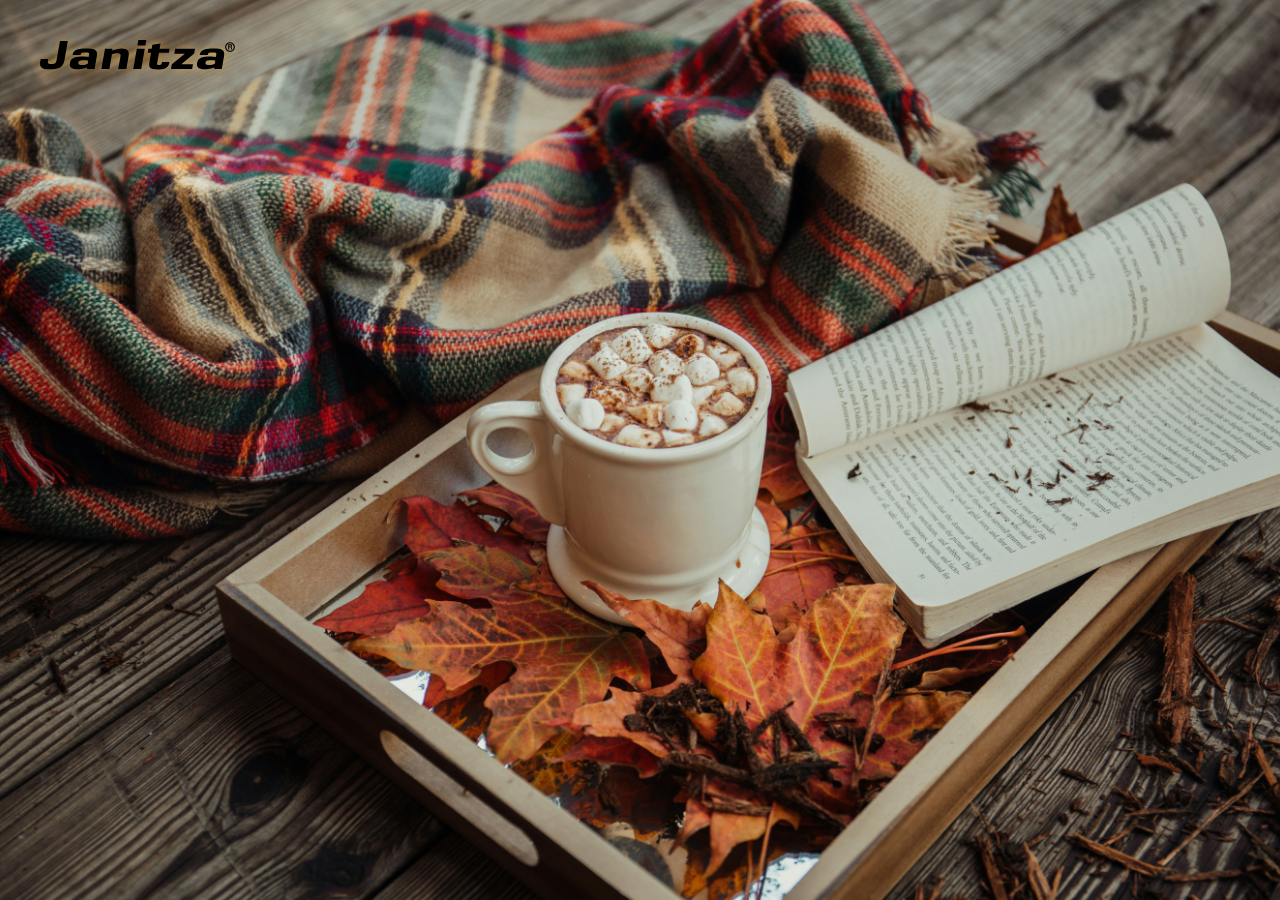
<file: index.html>
<!DOCTYPE html>
<html lang="en">
  <head>
    <meta charset="UTF-8" />
    <meta name="viewport" content="width=device-width, initial-scale=1.0" />
    <link rel="icon" type="image/png" sizes="32x32" href="favicon-32x32.png" />
    <link rel="icon" type="image/png" sizes="16x16" href="favicon-16x16.png" />
    <link
      rel="stylesheet"
      href="https://cdnjs.cloudflare.com/ajax/libs/animate.css/4.1.1/animate.min.css"
    />
    <title>Daily Hero Spinningwheel - Janitza Team-Graphic</title>
    <link rel="stylesheet" href="style.css" />
  </head>
  <body>
    <header>
      <img
        class="animate__animated animate__slideInLeft logo"
        src="logo.svg"
        alt="logo"
      />
    </header>
    <div class="video-container" id="video-container">
      <!-- <video autoplay muted loop>
        <source src="beach.mp4" type="video/mp4" />
      </video> -->

      <div class="page-content">
        <div id="wrapper">
          <div id="chart" class="animate__animated animate__rollIn"></div>
          <div id="question-container">
            <div id="question">
              <h1></h1>
            </div>
          </div>
        </div>
        <!-- Autumn Animation Start-->
        <!-- <div class="content" style="display: none">
          <div class="leaves">
            <div class="leaf1">💧</div>
            <div class="leaf2">💧</div>
            <div class="leaf3">💧</div>
            <div class="leaf4">💧</div>
            <div class="leaf5">💧</div>
            <div class="leaf6">💧</div>
            <div class="leaf7">💧</div>
            <div class="leaf8">💧</div>
            <div class="leaf9">💧</div>
            <div class="leaf10">💧</div>
          </div>
        </div> -->
      </div>
    </div>
    <script src="https://d3js.org/d3.v3.min.js" charset="utf-8"></script>
    <script src="script.js" defer></script>

    <script>
      // Array of possible classes
      const classes = ["bg1", "bg2", "bg3"];

      // Randomly pick a class from the array
      const randomClass = classes[Math.floor(Math.random() * classes.length)];

      // Get the div element
      const div = document.getElementById("video-container");

      // Assign the random class to the div
      div.classList.add(randomClass);
    </script>
  </body>
</html>
</file>
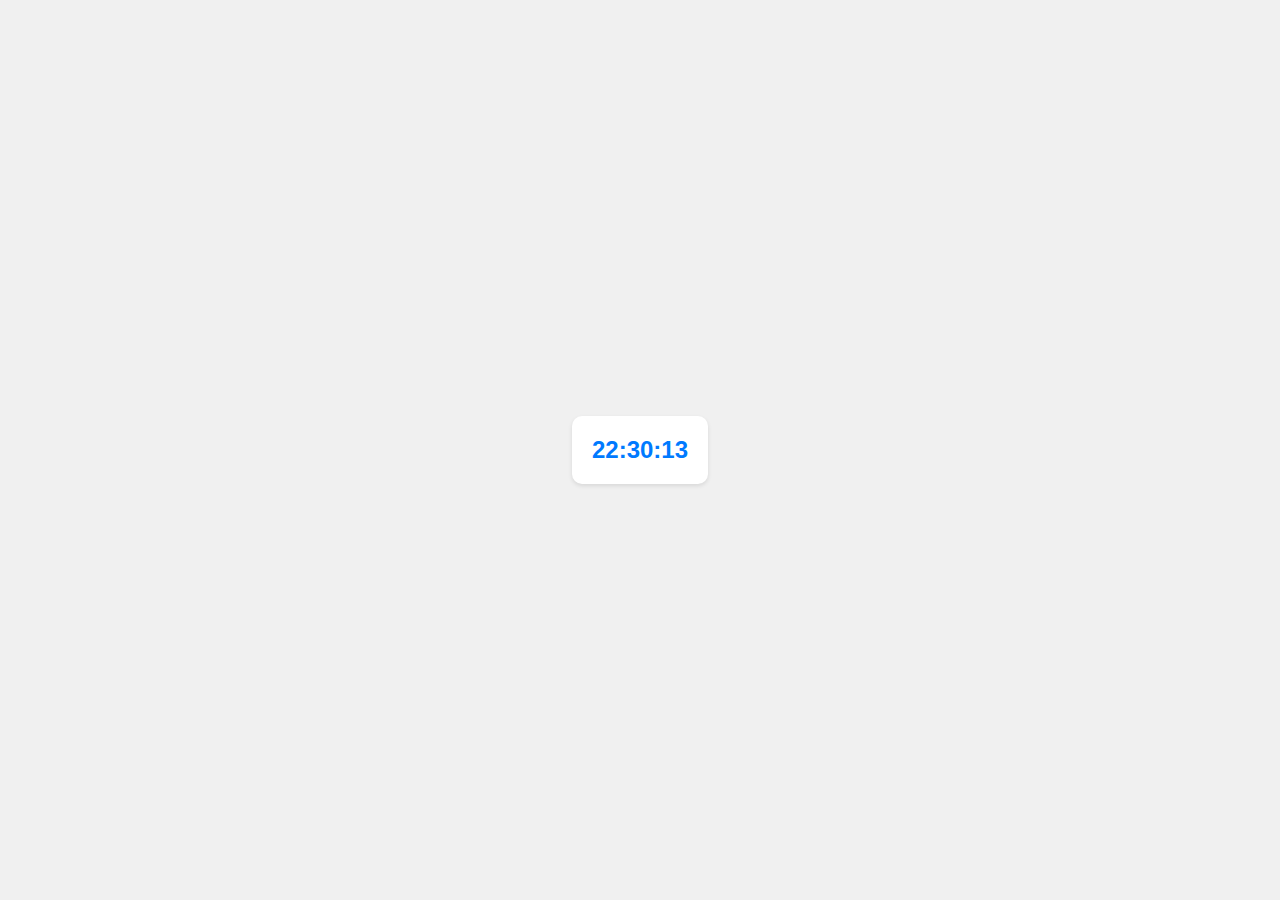
<file: archive/clock.html>
<!DOCTYPE html>
<html lang="en">
<head>
  <meta charset="UTF-8">
  <meta name="viewport" content="width=device-width, initial-scale=1.0">
  <title>iOS Calendar Widget Clock</title>
  <style>
    body {
  font-family: Arial, sans-serif;
  background-color: #f0f0f0;
  display: flex;
  justify-content: center;
  align-items: center;
  height: 100vh;
  margin: 0;
}

.calendar-widget {
  background-color: #fff;
  border-radius: 10px;
  box-shadow: 0 2px 4px rgba(0, 0, 0, 0.1);
  padding: 20px;
}

#clock {
  font-size: 24px;
  font-weight: bold;
  color: #007AFF; /* iOS blue color */
}

  </style>
</head>
<body>
  <div class="calendar-widget">
    <div id="clock"></div>
  </div>
  <script>
   function updateTime() {
  const now = new Date();
  const hours = now.getHours().toString().padStart(2, '0');
  const minutes = now.getMinutes().toString().padStart(2, '0');
  const seconds = now.getSeconds().toString().padStart(2, '0');
  const timeString = `${hours}:${minutes}:${seconds}`;
  document.getElementById('clock').textContent = timeString;
}

// Update time every second
setInterval(updateTime, 1000);

// Initial call to display time immediately
updateTime();
 
  </script>
</body>
</html>
</file>
<file: style.css>
/* Spinning Wheel CSS */
@font-face {
  font-family: Ostrich;
  src: url("fonts/ostrich-sans-master/OstrichSans-Bold.otf") format("opentype"),
    url("fonts/ostrich-sans-master/webfonts/ostrich-sans-bold.ttf")
      format("truetype");
}
@font-face {
  font-family: OstrichInline;
  src: url("fonts/ostrich-sans-master/OstrichSansInline-Italic.otf")
      format("opentype"),
    url("fonts/ostrich-sans-master/webfonts/ostrich-sans-inline-italic.ttf")
      format("truetype");
}
body,
html {
  margin: 0;
  padding: 0;
  height: 100%;
}

.video-container {
  background-size: cover;
  background-position: center;
  background-repeat: no-repeat;
}

.bg1 {
  background-image: url("asset/fall-bg-1.jpg");
}

.bg2 {
  background-image: url("asset/fall-bg-2.webp");
}

.bg3 {
  background-image: url("asset/fall-bg-3.webp");
}

video {
  display: none;
}

.video-container {
  position: relative;
  width: 100%;
  height: 100vh;
  overflow: hidden;
}
/*
video {
  position: absolute;
  top: 0;
  left: 0;
  width: 100%;
  height: 100%;
  object-fit: cover;
  z-index: -1;
} */

.page-content {
  position: absolute;
  top: 50%;
  left: 50%;
  transform: translate(-50%, -50%);
  /* color: white;
    text-align: center; */
  z-index: 1; /* Ensure content appears above video */
}
/* Janitza Logo */
.logo {
  left: 40px;
  margin: 0;
  position: absolute;
  top: 40px;
  width: 200px;
  z-index: 1;
  filter: drop-shadow(0px 0px 5px rgba(245, 176, 38, 0.5));
}

.clock-widget {
  position: absolute;
  right: 40px;
  top: 40px;
}

/* Animation Content */
.content {
  position: absolute;
  top: 0;
  left: 50%;
  width: 100%;
}
/* Falling-leaf animation */
.leaves {
  position: absolute;
}

.leaf1 {
  position: absolute;
  font-size: 70px;
  top: -700px;
  left: -10px;
  animation: fall 5s linear infinite;
}

.leaf2 {
  position: absolute;
  font-size: 55px;
  top: -700px;
  animation: fall2 6s linear infinite;
}

.leaf3 {
  position: absolute;
  font-size: 40px;
  top: -700px;
  left: -100px;
  animation: fall 4s linear infinite 1s;
}

.leaf4 {
  position: absolute;
  font-size: 45px;
  top: -700px;
  left: 300px;
  animation: fall2 4s linear infinite 1.5s;
}

.leaf5 {
  position: absolute;
  font-size: 55px;
  top: -710px;
  left: 250px;
  animation: fall3 4s linear infinite 2s;
}

.leaf6 {
  position: absolute;
  font-size: 55px;
  top: -710px;
  left: -250px;
  animation: fall3 4s linear infinite 1.5s;
}

.leaf7 {
  position: absolute;
  font-size: 35px;
  top: -710px;
  left: -350px;
  animation: fall2 5s linear infinite 0.5s;
}

.leaf8 {
  position: absolute;
  font-size: 75px;
  top: -730px;
  left: 550px;
  animation: fall3 5s linear infinite 0.5s;
}

.leaf9 {
  position: absolute;
  font-size: 35px;
  top: -730px;
  left: 150px;
  animation: fall4 6s linear infinite 0.3s;
}

.leaf10 {
  position: absolute;
  font-size: 55px;
  top: -730px;
  left: 450px;
  animation: fall5 3.7s linear infinite 1.3s;
}

.leaf11 {
  position: absolute;
  font-size: 55px;
  top: -730px;
  left: 650px;
  animation: fall5 4.7s linear infinite 1.7s;
}

@keyframes fall {
  0% {
    top: -710px;
    transform: translateX(-100px) rotateX(180deg);
  }
  100% {
    top: 700px;
    transform: translateX(250px) rotateX(-180deg);
  }
}

@keyframes fall2 {
  0% {
    top: -710px;
    transform: translateX(50px) rotateX(-90deg);
  }
  100% {
    top: 700px;
    transform: translateX(-350px) rotateX(180deg);
  }
}

@keyframes fall3 {
  0% {
    top: -730px;
    transform: translateX(0px) rotateX(-180deg);
  }
  100% {
    top: 700px;
    transform: translateX(-400px) rotateX(180deg);
  }
}

@keyframes fall4 {
  0% {
    top: -730px;
    transform: translateX(0px) rotateY(-180deg);
  }
  100% {
    top: 700px;
    transform: translateX(-400px) rotateY(180deg);
  }
}

@keyframes fall5 {
  0% {
    top: -710px;
    transform: translateX(-100px) rotateY(180deg);
  }
  100% {
    top: 700px;
    transform: translateX(250px) rotateY(-180deg);
  }
}

#wrapper {
  width: 100%;
  display: flex;
  justify-content: center;
  align-items: center;
}
text {
  font-family: "OstrichInline", Arial, sans-serif;
  font-size: 35px;
  pointer-events: none;
  /* font-weight: bold; */
}
#chart {
  /*position:absolute;*/
  width: 500px;
  height: 500px;
  top: 0;
  left: 0;
}

#question-container {
  background-color: rgba(0, 0, 0, 0.4);
  visibility: hidden;
}

#question {
  /*position: absolute;*/
  width: 600px;
  height: 300px;
  top: 0;
  left: 520px;
  display: flex;
  justify-content: center;
  align-items: center;
  background-clip: text;
  /*background-image: linear-gradient(90deg, #e66465, #9198e5);*/
  background-image: linear-gradient(90deg, #ffffff, #e4be90);
}
#question h1 {
  font-size: 70px;
  font-weight: bold;
  /* font-family: "Helvetica Neue", Helvetica, Arial, sans-serif; */
  font-family: "Ostrich", sans-serif;
  padding: 0;
  margin: 0;
  text-align: center;
  color: transparent;
  /*text-shadow: 3px 2px 1px #570936;*/
}
g.slice {
  opacity: 0.75 !important;
}
</file>
